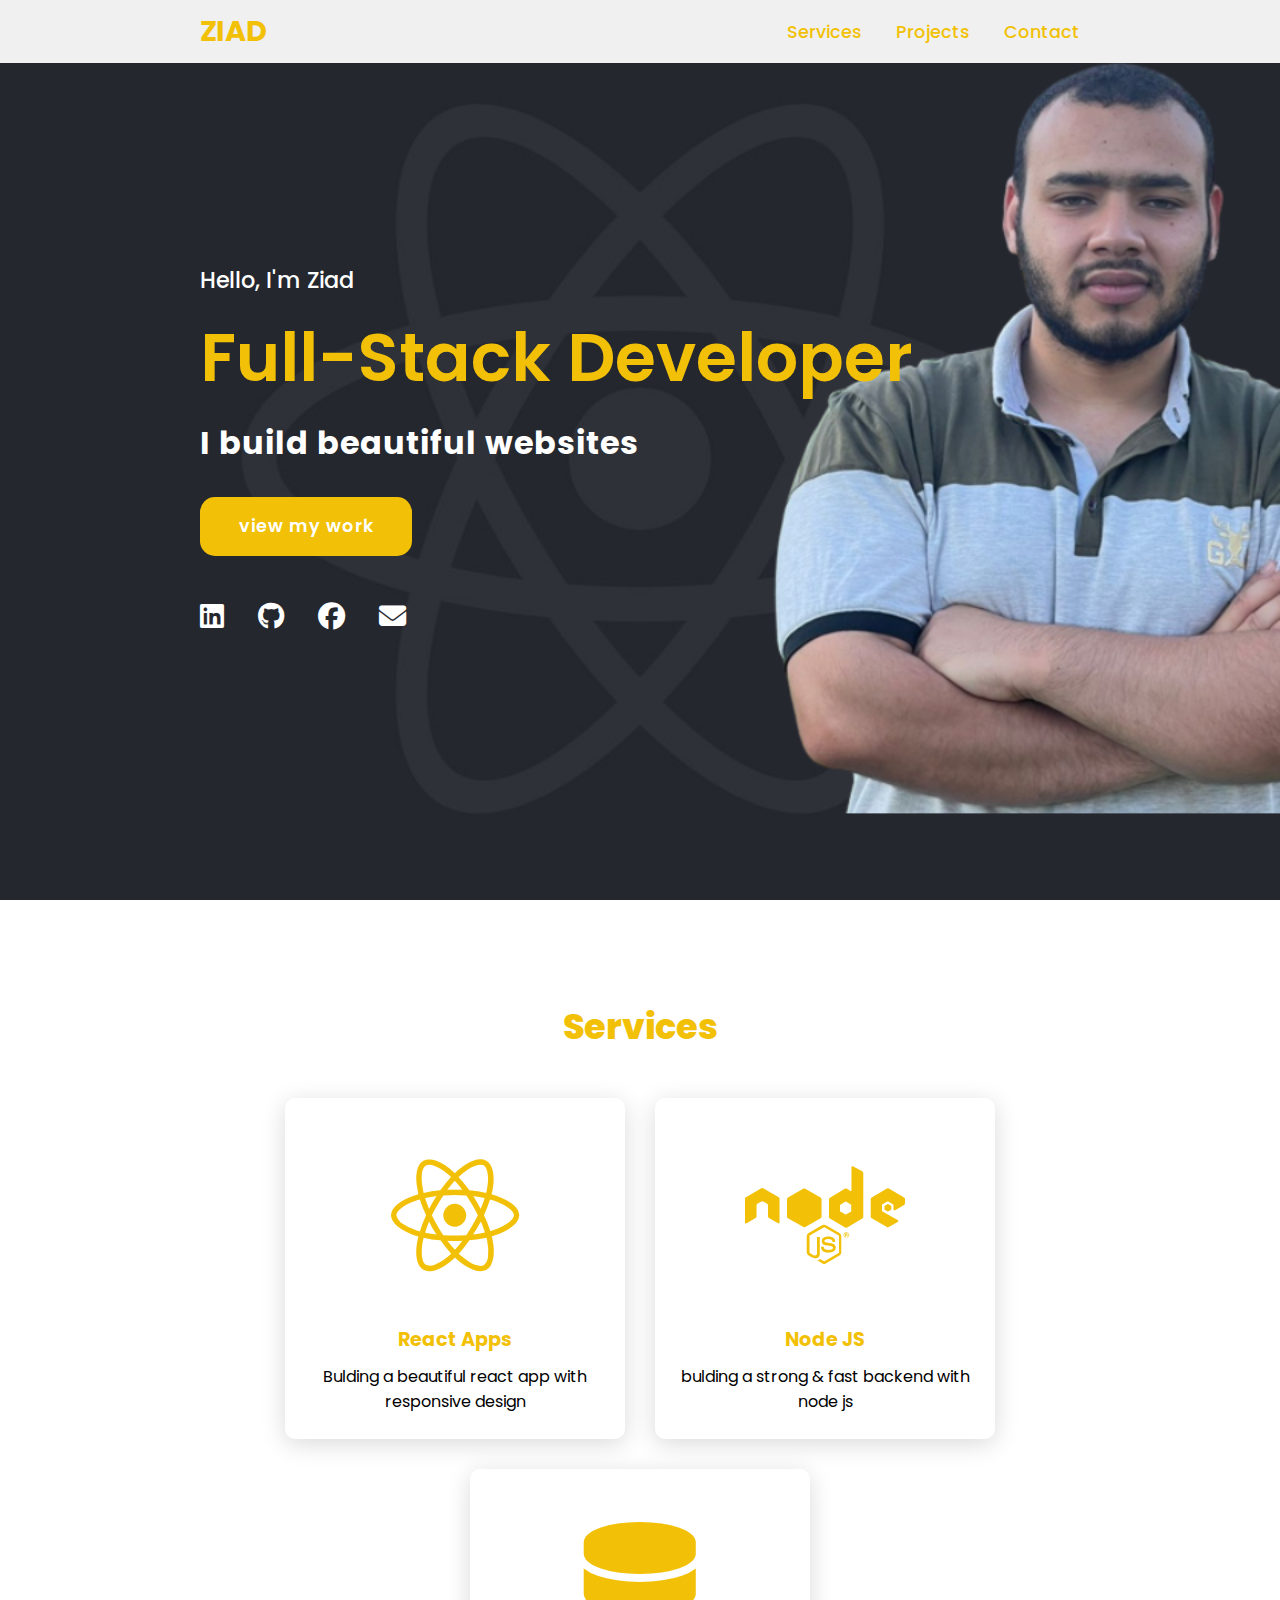
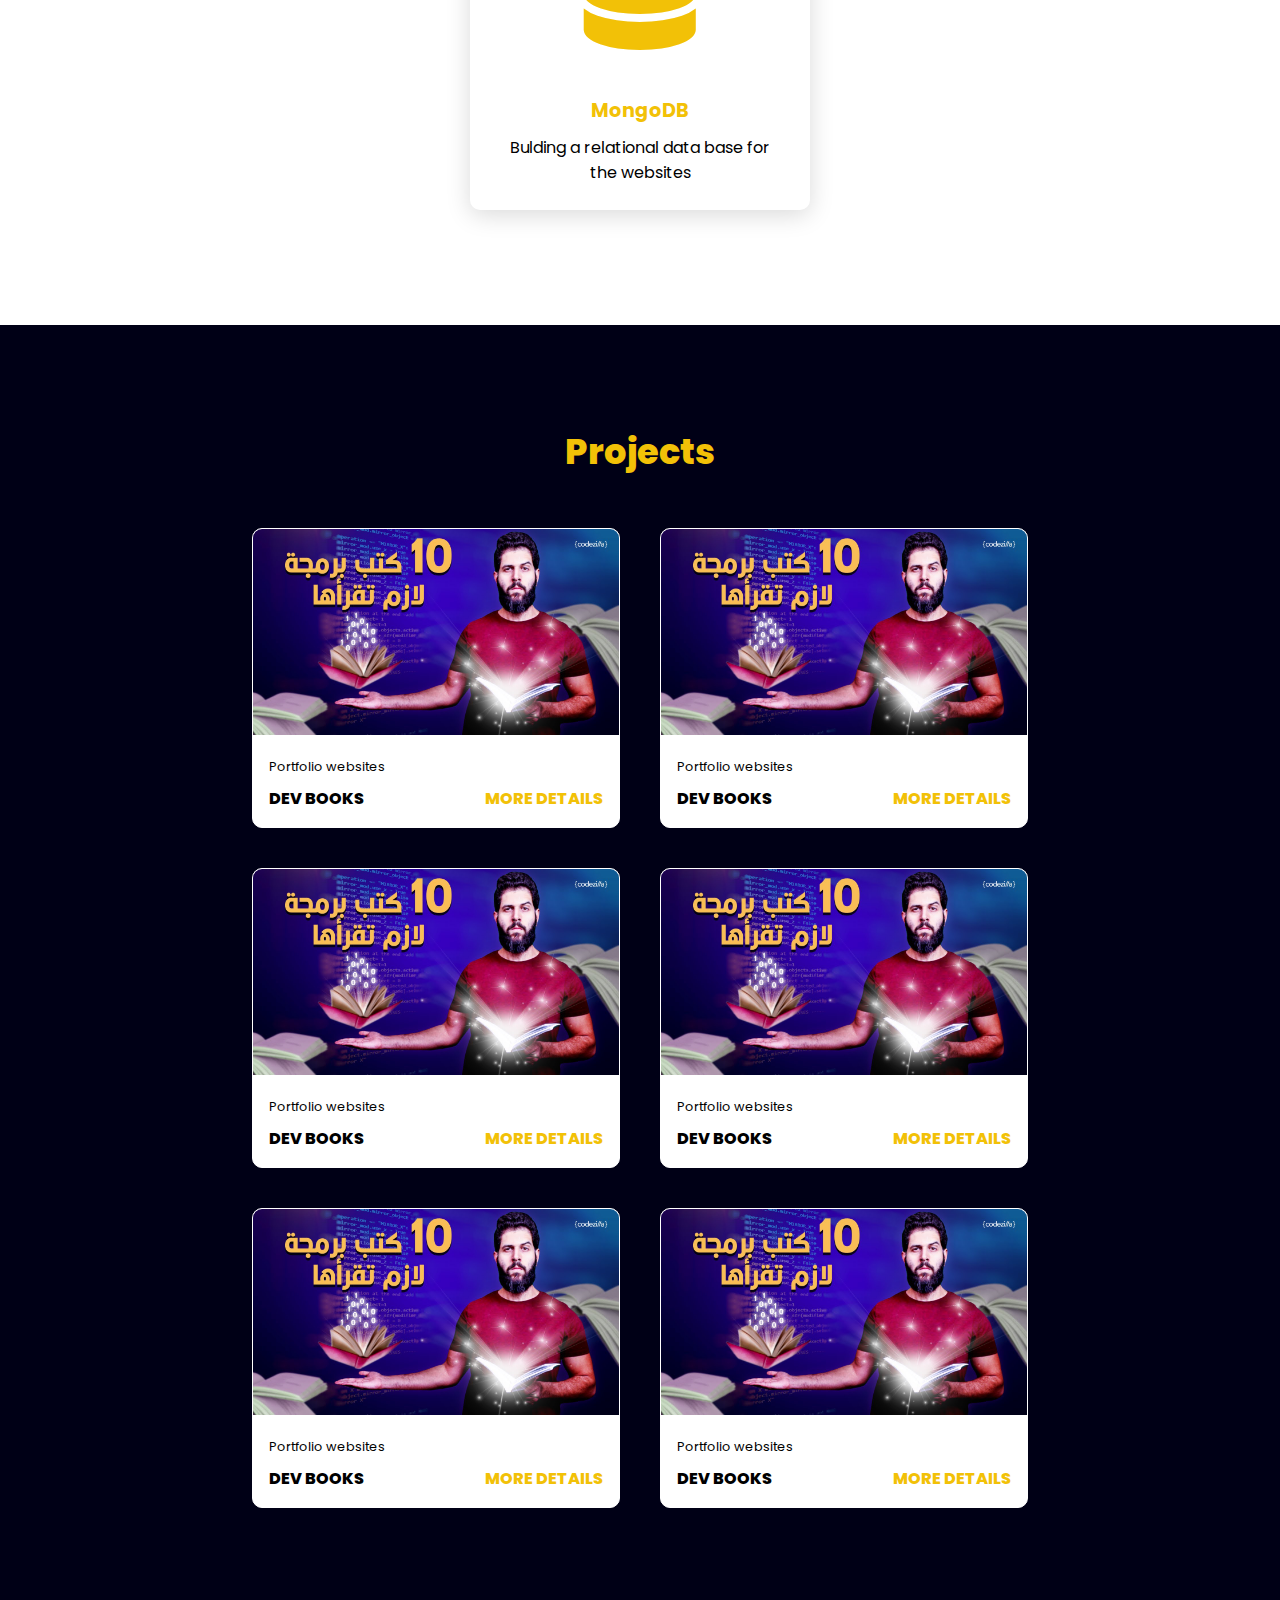
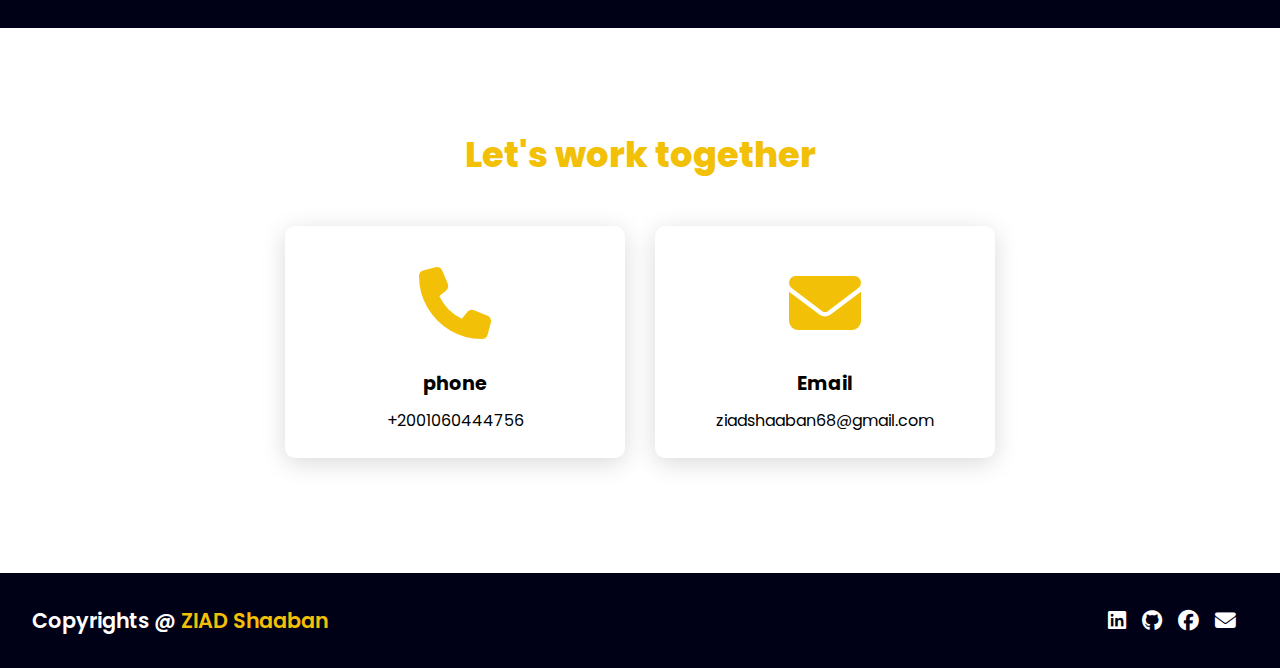
<file: index.html>
<!DOCTYPE html>
<html lang="en">
<head>
    <meta charset="UTF-8">
    <meta http-equiv="X-UA-Compatible" content="IE=edge">
    <meta name="viewport" content="width=device-width, initial-scale=1.0">
    <link rel="stylesheet" href="https://cdnjs.cloudflare.com/ajax/libs/font-awesome/6.1.1/css/all.min.css">
    <link rel="preconnect" href="https://fonts.googleapis.com">
    <link rel="preconnect" href="https://fonts.gstatic.com" crossorigin>
    <link href="https://fonts.googleapis.com/css2?family=Poppins:ital,wght@0,100;0,200;0,300;0,400;0,500;0,600;0,700;0,800;0,900;1,100;1,200;1,300;1,400;1,500;1,600;1,700;1,800;1,900&display=swap" rel="stylesheet">
    <link rel="stylesheet" href="style.css">
    <title>Ziad Shaaban</title>
</head>
<body>
    <header>
        <a href="#" class="logo">Ziad</a>
        <nav class="navigation">
            <a href="#services">Services</a>
            <a href="#projects">Projects</a>
            <a href="#contact">Contact</a>
        </nav>
    </header>
    
    

    <section class="main">
        <div>
            <h2>Hello, I'm Ziad <br><span>Full-Stack Developer</span></h2>
            <h3>I build beautiful websites</h3>
            <a href="#projects" class="main-btn">view my work</a>
            <div class="social-icons">
                <a href="https://www.linkedin.com/in/ziad-shaaban-abdel-aziz-552952234" target="_blank"><i class="fa-brands fa-linkedin"></i></a>
                <a href="https://github.com/ziad-shaaban" target="_blank"><i class="fa-brands fa-github"></i></a>
                <a href="https://www.facebook.com/zeyad.shaabin" target="_blank"><i class="fa-brands fa-facebook"></i></a>
                <a href="mailto:ziadshaaban68@gmail.com" target="_blank"><i class="fa-solid fa-envelope"></i></a>
            </div>
        </div>
    </section>

    <section class="cards" id="services">
        <h2 class="title">Services</h2>
        <div class="content">
            <div class="card">
                <div class="icon">
                    <i class="fa-brands fa-react"></i>
                </div>
                <div class="info">
                    <h3>React Apps</h3>
                    <p>Bulding a beautiful react app with responsive design</p>
                </div>
            </div>
            <div class="card">
                <div class="icon">
                    <i class="fa-brands fa-node"></i>
                </div>
                <div class="info">
                    <h3>Node JS</h3>
                    <p>bulding a strong & fast backend with node js</p>
                </div>
            </div>
            <div class="card">
                <div class="icon">
                    <i class="fa-solid fa-database"></i>
                </div>
                <div class="info">
                    <h3>MongoDB</h3>
                    <p>Bulding a relational data base for the websites</p>
                </div>
            </div>
        </div>
    </section>

    <section class="projects" id="projects">
        <h2 class="title">Projects</h2>
        <div class="content">
            <div class="project-card">
                <div class="project-image">
                    <img src="images/work1.jpg" alt="project-image">
                </div>
                <div class="project-info">
                    <p class="project-category">Portfolio websites</p>
                    <strong class="project-title">
                        <span>Dev books</span>
                        <a href="#" class="more-detalis">More details</a>
                    </strong>
                </div>
            </div>
            <div class="project-card">
                <div class="project-image">
                    <img src="images/work1.jpg" alt="project-image">
                </div>
                <div class="project-info">
                    <p class="project-category">Portfolio websites</p>
                    <strong class="project-title">
                        <span>Dev books</span>
                        <a href="#" class="more-detalis">More details</a>
                    </strong>
                </div>
            </div>
            <div class="project-card">
                <div class="project-image">
                    <img src="images/work1.jpg" alt="project-image">
                </div>
                <div class="project-info">
                    <p class="project-category">Portfolio websites</p>
                    <strong class="project-title">
                        <span>Dev books</span>
                        <a href="#" class="more-detalis">More details</a>
                    </strong>
                </div>
            </div>
            <div class="project-card">
                <div class="project-image">
                    <img src="images/work1.jpg" alt="project-image">
                </div>
                <div class="project-info">
                    <p class="project-category">Portfolio websites</p>
                    <strong class="project-title">
                        <span>Dev books</span>
                        <a href="#" class="more-detalis">More details</a>
                    </strong>
                </div>
            </div>
            <div class="project-card">
                <div class="project-image">
                    <img src="images/work1.jpg" alt="project-image">
                </div>
                <div class="project-info">
                    <p class="project-category">Portfolio websites</p>
                    <strong class="project-title">
                        <span>Dev books</span>
                        <a href="#" class="more-detalis">More details</a>
                    </strong>
                </div>
            </div>
            <div class="project-card">
                <div class="project-image">
                    <img src="images/work1.jpg" alt="project-image">
                </div>
                <div class="project-info">
                    <p class="project-category">Portfolio websites</p>
                    <strong class="project-title">
                        <span>Dev books</span>
                        <a href="#" class="more-detalis">More details</a>
                    </strong>
                </div>
            </div>
        </div>
    </section>

    <section class="cards contact" id="contact">
        <h2 class="title">Let's work together</h2>
        <div class="content">
            <div class="card">
                <div class="icon">
                    <i class="fas fa-phone"></i>
                </div>
                <div class="info">
                    <h3>phone</h3>
                    <p>+2001060444756</p>
                </div>
            </div>
            <div class="card">
                <div class="icon">
                    <i class="fas fa-envelope"></i>
                </div>
                <div class="info">
                    <h3>Email</h3>
                    <p>ziadshaaban68@gmail.com</p>
                </div>
            </div>
        </div>
    </section>

    <footer class="footer">
        <p class="footer-title">Copyrights @ <span>ZIAD Shaaban</span></p>
        <div class="social-icons">
            <a href="https://www.linkedin.com/in/ziad-shaaban-abdel-aziz-552952234" target="_blank"><i
                    class="fa-brands fa-linkedin"></i></a>
            <a href="https://github.com/ziad-shaaban" target="_blank"><i class="fa-brands fa-github"></i></a>
            <a href="https://www.facebook.com/zeyad.shaabin" target="_blank"><i class="fa-brands fa-facebook"></i></a>
            <a href="mailto:ziadshaaban68@gmail.com" target="_blank"><i class="fa-solid fa-envelope"></i></a>
        </div>
    </footer>
</body>
</html>
</file>
<file: style.css>
* {
    font-family: 'Poppins', sans-serif;
    margin:0;
    padding: 0;
    box-sizing: border-box;
    scroll-behavior: smooth;
}
/* ---------------------------------- */
header{
    background-color: #f0f0f0;
    width: 100%;
    position: fixed;
    z-index: 999;
    display: flex;
    justify-content: space-between;
    align-items: center;
    padding: 10px 200px;
}
/* ---------------------------------- */
.logo {
    text-decoration: none;
    color: #f2c107;
    text-transform: uppercase;
    font-weight: 700;
    font-size: 1.8em;
}
/* ---------------------------------- */
.navigation a {
    color: #f2c107;
    text-decoration: none;
    font-size: 1.1em;
    font-weight: 500;
    padding-left: 30px;
}
/* ---------------------------------- */
.navigation a:hover {
    color: #83753f;
}
/* ---------------------------------- */
section {
    padding: 100px 200px;
}
/* ---------------------------------- */
.main {
    width: 100%;
    min-height: 100vh;
    display: flex;
    align-items: center;
    background: url(images/backgroung-image.jpg) no-repeat;
    background-size: cover;
    background-position: center top;
    background-attachment: fixed;
}
/* ---------------------------------- */
.main h2 {
    color: #fff;
    font-size: 1.4em;
    font-weight: 500;
}
/* ---------------------------------- */
.main h2 span {
    display: inline-block;
    margin-top: 10px;
    color: #f2c107;
    font-size: 3em;
    font-weight: 600;
}
/* ---------------------------------- */
.main h3 {
    color:#fff;
    font-size: 2em;
    font-weight: 700;
    letter-spacing: 1px;
    margin-top: 10px;
    margin-bottom: 30px;
}
/* ---------------------------------- */
.main-btn {
    color:#fff;
    background-color: #f2c107;
    text-decoration: none;
    font-size: 1.1em;
    font-weight: 600;
    display: inline-block;
    padding: 0.9375em 2.1875em;
    letter-spacing: 1px;
    border-radius: 15px;
    margin-bottom: 40px;
    transition: 0.7s ease;
}
/* ---------------------------------- */
.main-btn:hover {
    background-color: #f2c107;
    transform: scale(1.1);
}
/* ---------------------------------- */
.social-icons a {
    color: #fff;
    font-size: 1.7em;
    padding-right: 30px;
}
/* ---------------------------------- */
.title {
    display: flex;
    justify-content: center;
    color: #f2c107;
    font-size: 2.2em;
    font-weight: 800;
    margin-bottom: 30px;
}
/* ---------------------------------- */
.content {
    display: flex;
    justify-content: center;
    flex-direction: row;
    flex-wrap: wrap;
}
/* ---------------------------------- */
.card {
    background-color: #fff;
    width: 21.25em;
    box-shadow: 0 5px 25px rgba(1 1 1 /15%);
    border-radius: 10px;
    padding: 25px;
    margin: 15px;
    transition: 0.7s ease;
}
/* ---------------------------------- */
.card:hover {
    transform: scale(1.1); 
}
/* ---------------------------------- */
.icon {
    color: #f2c107;
    font-size: 8em;
    text-align: center;
}
/* ---------------------------------- */
.info {
    text-align: center;
}
/* ---------------------------------- */
.info h3 {
    color: #f2c107;
    font-size: 1.2em;
    font-weight: 700;
    margin: 10px;
}
/* ---------------------------------- */
.projects {
    background-color: #000016;
}
/* ---------------------------------- */
.projects .content {
    margin-top: 30px;
}
/* ---------------------------------- */
.project-card {
    background-color: #fff;
    border: 1px solid white;
    min-height: 14em;
    width: 23em;
    overflow: hidden;
    border-radius: 10px;
    margin: 20px;
    transition: 0.7s ease;
}
/* ---------------------------------- */
.project-card:hover {
    transform: scale(1.1);
}
/* ---------------------------------- */
.project-card:hover  .project-image{
    opacity: 0.9;
}
/* ---------------------------------- */
.project-image img{
    width: 100%;
}
/* ---------------------------------- */
.project-info {
    padding: 1em;
}
/* ---------------------------------- */
.project-category {
    font-size: 0.8em;
    color: black;
}
/* ---------------------------------- */
.project-title {
    display: flex;
    justify-content: space-between;
    text-transform: uppercase;
    font-weight: 800;
    margin-top: 10px;
}
/* ---------------------------------- */
.more-detalis {
    text-decoration: none;
    color: #f2c107;
}
/* ---------------------------------- */
.more-detalis:hover {
    color: #83753f;
}
/* ---------------------------------- */
.contact .icon {
    font-size: 4.5em;
}
/* ---------------------------------- */
.contact .info h3 {
    color: #000;
}
/* ---------------------------------- */
.contact .info p {
    font-size: 1rem;
}
/* ---------------------------------- */
.footer {
    background-color: #000016;
    color: white;
    padding: 2em;
    display: flex;
    justify-content: space-between;
}
/* ---------------------------------- */
.footer-title {
    font-size: 1.3em;
    font-weight: 600;
}
/* ---------------------------------- */
.footer-title span {
    color: #f2c107;
}
/* ---------------------------------- */
footer .social-icons a {
    font-size: 1.3em;
    padding: 0 12px 0 0;
}

@media (max-width:1023px) {
    header {
        padding: 12px 20px;
    }

    .navigation a {
        padding-left: 10px;
    }

    .title {
        font-size: 1.8em;
    }

    section {
        padding: 80px 20px;
    }

    .main-content h2 {
        font-size: 1em;
    }

    .main-content h3 {
        font-size: 1.6em;
    }

    .content {
        flex-direction: column;
        align-items: center;
    }

}

@media (max-width:641px) {
    body {
        font-size: 12px;
    }

    .main-content h2 {
        font-size: 0.8em;
    }

    .main-content h3 {
        font-size: 1.4em;
    }
}

@media (max-width:300px) {
    body {
        font-size: 10px;

    }
}
</file>
